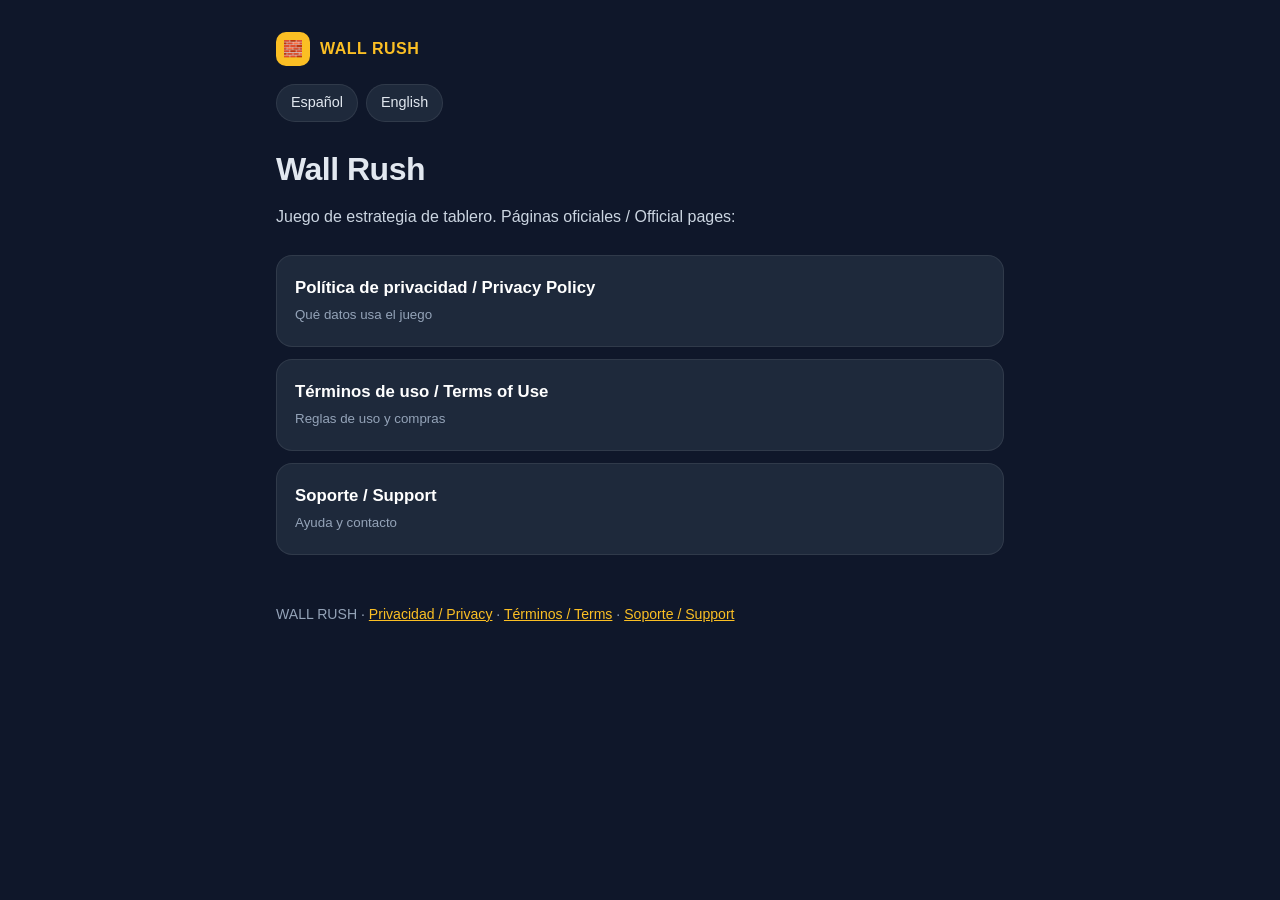
<file: index.html>
<!doctype html>
<html lang="es">
<head>
  <meta charset="utf-8">
  <meta name="viewport" content="width=device-width, initial-scale=1">
  <title>Wall Rush · Wall Rush</title>
  <meta name="description" content="Páginas legales y de soporte del juego Wall Rush.">
  <link rel="stylesheet" href="estilo.css">
</head>
<body>
<main>
  <header>
    <a class="marca" href="./"><span>🧱</span>WALL RUSH</a>
    <nav class="idiomas"><a href="#es">Español</a><a href="#en">English</a></nav>
  </header>

  <section>
    <h1>Wall Rush</h1>
    <p>Juego de estrategia de tablero. Páginas oficiales / Official pages:</p>
    <div class="tarjetas">
      <a href="privacidad.html"><strong>Política de privacidad / Privacy Policy</strong><small>Qué datos usa el juego</small></a>
      <a href="terminos.html"><strong>Términos de uso / Terms of Use</strong><small>Reglas de uso y compras</small></a>
      <a href="soporte.html"><strong>Soporte / Support</strong><small>Ayuda y contacto</small></a>
    </div>
  </section>

  <footer>WALL RUSH · <a href="privacidad.html">Privacidad / Privacy</a> · <a href="terminos.html">Términos / Terms</a> · <a href="soporte.html">Soporte / Support</a></footer>
</main>
</body>
</html>
</file>
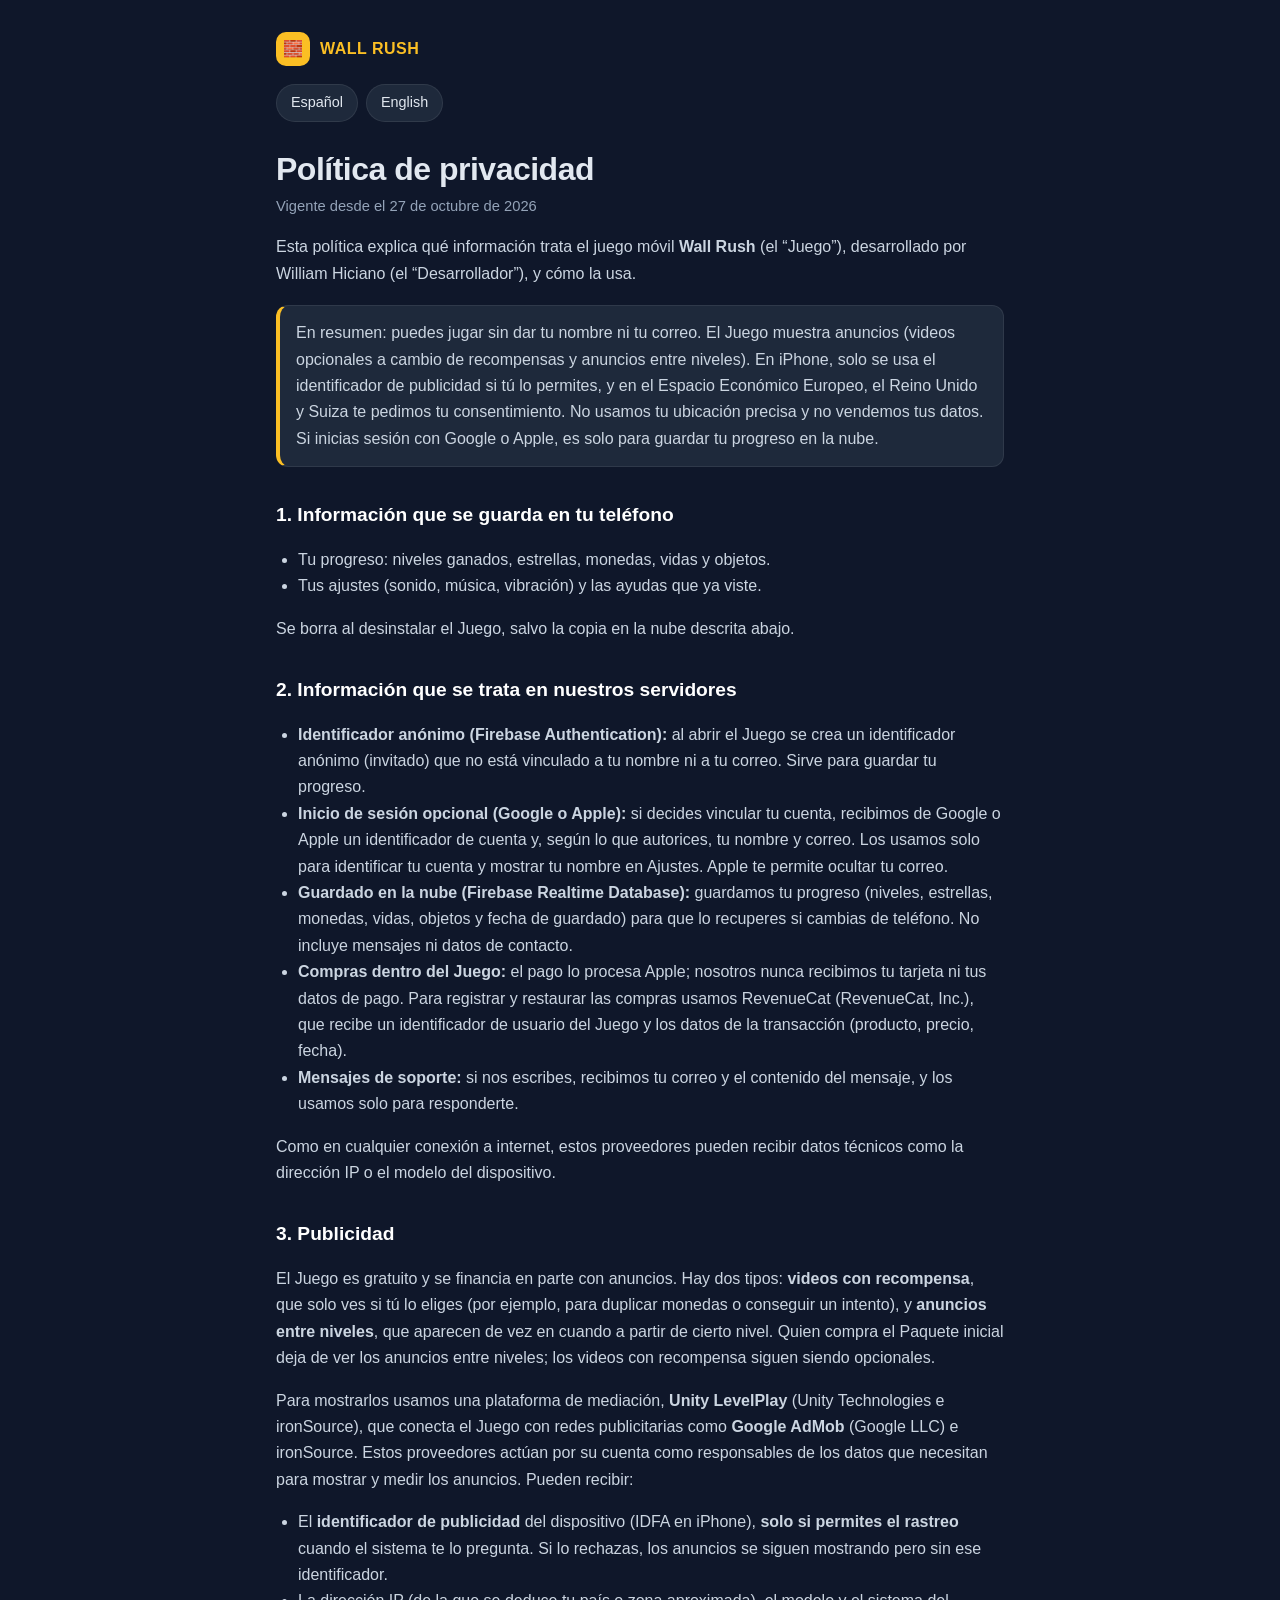
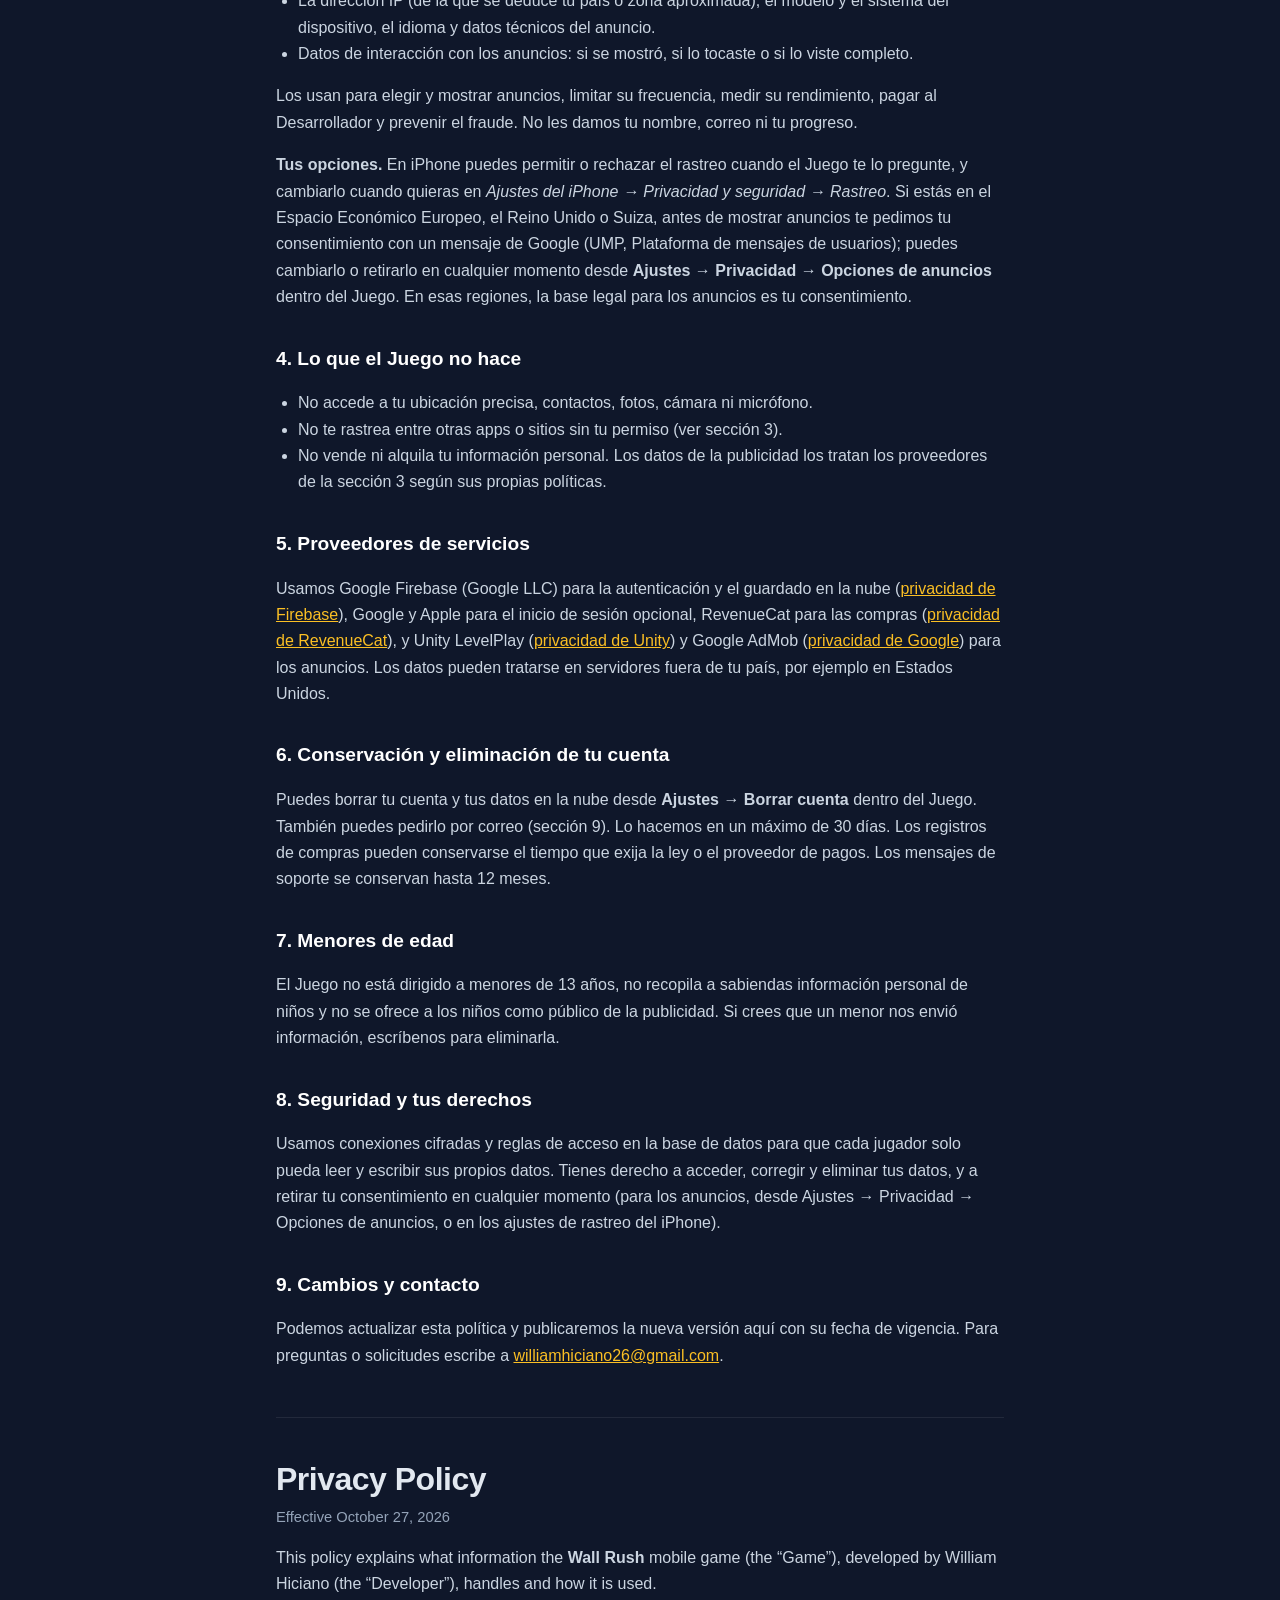
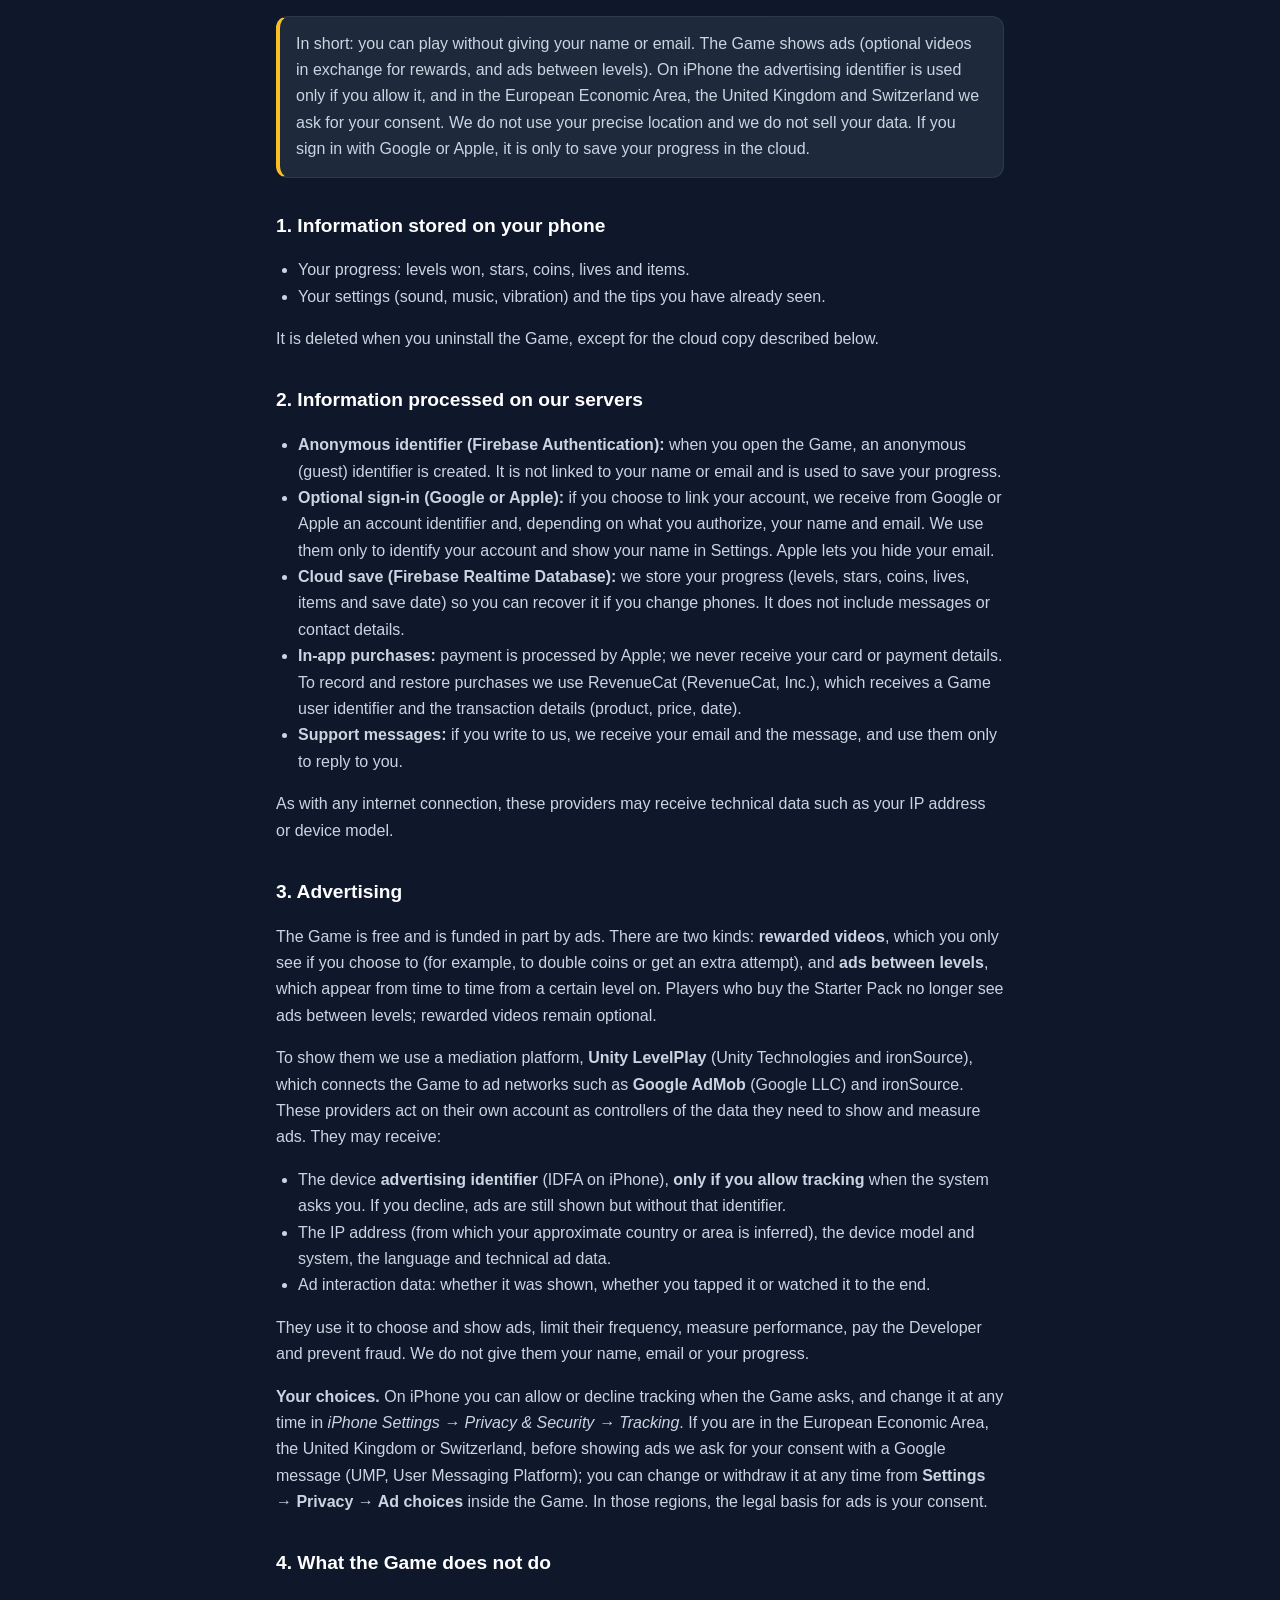
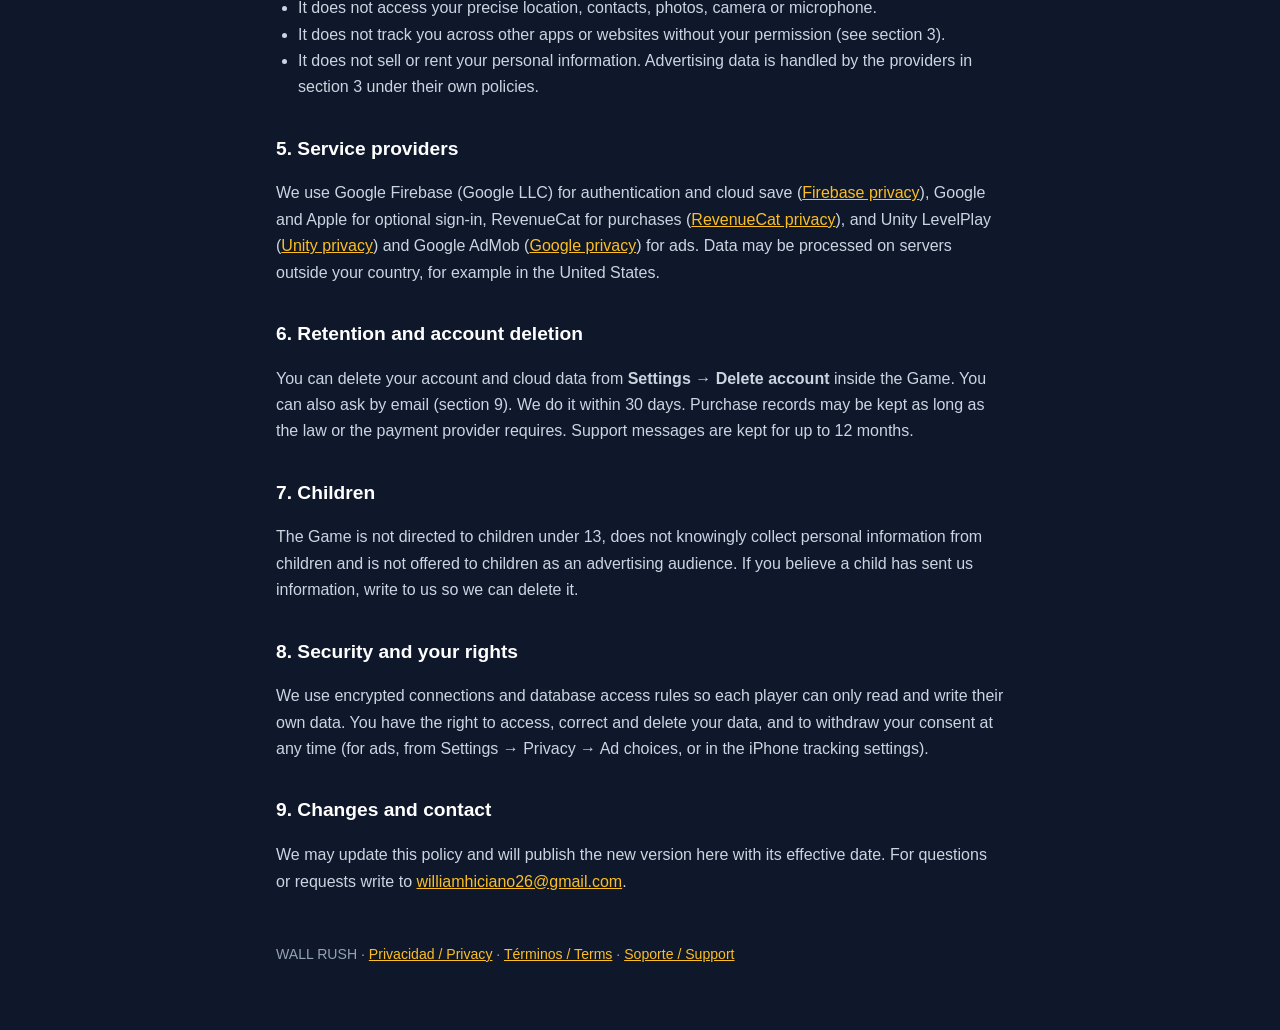
<file: privacidad.html>
<!doctype html>
<html lang="es">
<head>
  <meta charset="utf-8">
  <meta name="viewport" content="width=device-width, initial-scale=1">
  <title>Política de privacidad · Wall Rush</title>
  <meta name="description" content="Política de privacidad del juego Wall Rush.">
  <link rel="stylesheet" href="estilo.css">
</head>
<body>
<main>
  <header>
    <a class="marca" href="./"><span>🧱</span>WALL RUSH</a>
    <nav class="idiomas"><a href="#es">Español</a><a href="#en">English</a></nav>
  </header>

  <section id="es" lang="es">
    <h1>Política de privacidad</h1>
    <p class="fecha">Vigente desde el 27 de octubre de 2026</p>

    <p>Esta política explica qué información trata el juego móvil <strong>Wall Rush</strong> (el “Juego”), desarrollado por William Hiciano (el “Desarrollador”), y cómo la usa.</p>

    <div class="nota"><p>En resumen: puedes jugar sin dar tu nombre ni tu correo. El Juego muestra anuncios (videos opcionales a cambio de recompensas y anuncios entre niveles). En iPhone, solo se usa el identificador de publicidad si tú lo permites, y en el Espacio Económico Europeo, el Reino Unido y Suiza te pedimos tu consentimiento. No usamos tu ubicación precisa y no vendemos tus datos. Si inicias sesión con Google o Apple, es solo para guardar tu progreso en la nube.</p></div>

    <h2>1. Información que se guarda en tu teléfono</h2>
    <ul>
      <li>Tu progreso: niveles ganados, estrellas, monedas, vidas y objetos.</li>
      <li>Tus ajustes (sonido, música, vibración) y las ayudas que ya viste.</li>
    </ul>
    <p>Se borra al desinstalar el Juego, salvo la copia en la nube descrita abajo.</p>

    <h2>2. Información que se trata en nuestros servidores</h2>
    <ul>
      <li><strong>Identificador anónimo (Firebase Authentication):</strong> al abrir el Juego se crea un identificador anónimo (invitado) que no está vinculado a tu nombre ni a tu correo. Sirve para guardar tu progreso.</li>
      <li><strong>Inicio de sesión opcional (Google o Apple):</strong> si decides vincular tu cuenta, recibimos de Google o Apple un identificador de cuenta y, según lo que autorices, tu nombre y correo. Los usamos solo para identificar tu cuenta y mostrar tu nombre en Ajustes. Apple te permite ocultar tu correo.</li>
      <li><strong>Guardado en la nube (Firebase Realtime Database):</strong> guardamos tu progreso (niveles, estrellas, monedas, vidas, objetos y fecha de guardado) para que lo recuperes si cambias de teléfono. No incluye mensajes ni datos de contacto.</li>
      <li><strong>Compras dentro del Juego:</strong> el pago lo procesa Apple; nosotros nunca recibimos tu tarjeta ni tus datos de pago. Para registrar y restaurar las compras usamos RevenueCat (RevenueCat, Inc.), que recibe un identificador de usuario del Juego y los datos de la transacción (producto, precio, fecha).</li>
      <li><strong>Mensajes de soporte:</strong> si nos escribes, recibimos tu correo y el contenido del mensaje, y los usamos solo para responderte.</li>
    </ul>
    <p>Como en cualquier conexión a internet, estos proveedores pueden recibir datos técnicos como la dirección IP o el modelo del dispositivo.</p>

    <h2>3. Publicidad</h2>
    <p>El Juego es gratuito y se financia en parte con anuncios. Hay dos tipos: <strong>videos con recompensa</strong>, que solo ves si tú lo eliges (por ejemplo, para duplicar monedas o conseguir un intento), y <strong>anuncios entre niveles</strong>, que aparecen de vez en cuando a partir de cierto nivel. Quien compra el Paquete inicial deja de ver los anuncios entre niveles; los videos con recompensa siguen siendo opcionales.</p>
    <p>Para mostrarlos usamos una plataforma de mediación, <strong>Unity LevelPlay</strong> (Unity Technologies e ironSource), que conecta el Juego con redes publicitarias como <strong>Google AdMob</strong> (Google LLC) e ironSource. Estos proveedores actúan por su cuenta como responsables de los datos que necesitan para mostrar y medir los anuncios. Pueden recibir:</p>
    <ul>
      <li>El <strong>identificador de publicidad</strong> del dispositivo (IDFA en iPhone), <strong>solo si permites el rastreo</strong> cuando el sistema te lo pregunta. Si lo rechazas, los anuncios se siguen mostrando pero sin ese identificador.</li>
      <li>La dirección IP (de la que se deduce tu país o zona aproximada), el modelo y el sistema del dispositivo, el idioma y datos técnicos del anuncio.</li>
      <li>Datos de interacción con los anuncios: si se mostró, si lo tocaste o si lo viste completo.</li>
    </ul>
    <p>Los usan para elegir y mostrar anuncios, limitar su frecuencia, medir su rendimiento, pagar al Desarrollador y prevenir el fraude. No les damos tu nombre, correo ni tu progreso.</p>
    <p><strong>Tus opciones.</strong> En iPhone puedes permitir o rechazar el rastreo cuando el Juego te lo pregunte, y cambiarlo cuando quieras en <em>Ajustes del iPhone → Privacidad y seguridad → Rastreo</em>. Si estás en el Espacio Económico Europeo, el Reino Unido o Suiza, antes de mostrar anuncios te pedimos tu consentimiento con un mensaje de Google (UMP, Plataforma de mensajes de usuarios); puedes cambiarlo o retirarlo en cualquier momento desde <strong>Ajustes → Privacidad → Opciones de anuncios</strong> dentro del Juego. En esas regiones, la base legal para los anuncios es tu consentimiento.</p>

    <h2>4. Lo que el Juego no hace</h2>
    <ul>
      <li>No accede a tu ubicación precisa, contactos, fotos, cámara ni micrófono.</li>
      <li>No te rastrea entre otras apps o sitios sin tu permiso (ver sección 3).</li>
      <li>No vende ni alquila tu información personal. Los datos de la publicidad los tratan los proveedores de la sección 3 según sus propias políticas.</li>
    </ul>

    <h2>5. Proveedores de servicios</h2>
    <p>Usamos Google Firebase (Google LLC) para la autenticación y el guardado en la nube (<a href="https://firebase.google.com/support/privacy" target="_blank" rel="noopener">privacidad de Firebase</a>), Google y Apple para el inicio de sesión opcional, RevenueCat para las compras (<a href="https://www.revenuecat.com/privacy" target="_blank" rel="noopener">privacidad de RevenueCat</a>), y Unity LevelPlay (<a href="https://unity.com/legal/privacy-policy" target="_blank" rel="noopener">privacidad de Unity</a>) y Google AdMob (<a href="https://policies.google.com/privacy" target="_blank" rel="noopener">privacidad de Google</a>) para los anuncios. Los datos pueden tratarse en servidores fuera de tu país, por ejemplo en Estados Unidos.</p>

    <h2>6. Conservación y eliminación de tu cuenta</h2>
    <p>Puedes borrar tu cuenta y tus datos en la nube desde <strong>Ajustes → Borrar cuenta</strong> dentro del Juego. También puedes pedirlo por correo (sección 9). Lo hacemos en un máximo de 30 días. Los registros de compras pueden conservarse el tiempo que exija la ley o el proveedor de pagos. Los mensajes de soporte se conservan hasta 12 meses.</p>

    <h2>7. Menores de edad</h2>
    <p>El Juego no está dirigido a menores de 13 años, no recopila a sabiendas información personal de niños y no se ofrece a los niños como público de la publicidad. Si crees que un menor nos envió información, escríbenos para eliminarla.</p>

    <h2>8. Seguridad y tus derechos</h2>
    <p>Usamos conexiones cifradas y reglas de acceso en la base de datos para que cada jugador solo pueda leer y escribir sus propios datos. Tienes derecho a acceder, corregir y eliminar tus datos, y a retirar tu consentimiento en cualquier momento (para los anuncios, desde Ajustes → Privacidad → Opciones de anuncios, o en los ajustes de rastreo del iPhone).</p>

    <h2>9. Cambios y contacto</h2>
    <p>Podemos actualizar esta política y publicaremos la nueva versión aquí con su fecha de vigencia. Para preguntas o solicitudes escribe a <a href="mailto:williamhiciano26@gmail.com">williamhiciano26@gmail.com</a>.</p>
  </section>

  <section id="en" lang="en">
    <h1>Privacy Policy</h1>
    <p class="fecha">Effective October 27, 2026</p>

    <p>This policy explains what information the <strong>Wall Rush</strong> mobile game (the “Game”), developed by William Hiciano (the “Developer”), handles and how it is used.</p>

    <div class="nota"><p>In short: you can play without giving your name or email. The Game shows ads (optional videos in exchange for rewards, and ads between levels). On iPhone the advertising identifier is used only if you allow it, and in the European Economic Area, the United Kingdom and Switzerland we ask for your consent. We do not use your precise location and we do not sell your data. If you sign in with Google or Apple, it is only to save your progress in the cloud.</p></div>

    <h2>1. Information stored on your phone</h2>
    <ul>
      <li>Your progress: levels won, stars, coins, lives and items.</li>
      <li>Your settings (sound, music, vibration) and the tips you have already seen.</li>
    </ul>
    <p>It is deleted when you uninstall the Game, except for the cloud copy described below.</p>

    <h2>2. Information processed on our servers</h2>
    <ul>
      <li><strong>Anonymous identifier (Firebase Authentication):</strong> when you open the Game, an anonymous (guest) identifier is created. It is not linked to your name or email and is used to save your progress.</li>
      <li><strong>Optional sign-in (Google or Apple):</strong> if you choose to link your account, we receive from Google or Apple an account identifier and, depending on what you authorize, your name and email. We use them only to identify your account and show your name in Settings. Apple lets you hide your email.</li>
      <li><strong>Cloud save (Firebase Realtime Database):</strong> we store your progress (levels, stars, coins, lives, items and save date) so you can recover it if you change phones. It does not include messages or contact details.</li>
      <li><strong>In-app purchases:</strong> payment is processed by Apple; we never receive your card or payment details. To record and restore purchases we use RevenueCat (RevenueCat, Inc.), which receives a Game user identifier and the transaction details (product, price, date).</li>
      <li><strong>Support messages:</strong> if you write to us, we receive your email and the message, and use them only to reply to you.</li>
    </ul>
    <p>As with any internet connection, these providers may receive technical data such as your IP address or device model.</p>

    <h2>3. Advertising</h2>
    <p>The Game is free and is funded in part by ads. There are two kinds: <strong>rewarded videos</strong>, which you only see if you choose to (for example, to double coins or get an extra attempt), and <strong>ads between levels</strong>, which appear from time to time from a certain level on. Players who buy the Starter Pack no longer see ads between levels; rewarded videos remain optional.</p>
    <p>To show them we use a mediation platform, <strong>Unity LevelPlay</strong> (Unity Technologies and ironSource), which connects the Game to ad networks such as <strong>Google AdMob</strong> (Google LLC) and ironSource. These providers act on their own account as controllers of the data they need to show and measure ads. They may receive:</p>
    <ul>
      <li>The device <strong>advertising identifier</strong> (IDFA on iPhone), <strong>only if you allow tracking</strong> when the system asks you. If you decline, ads are still shown but without that identifier.</li>
      <li>The IP address (from which your approximate country or area is inferred), the device model and system, the language and technical ad data.</li>
      <li>Ad interaction data: whether it was shown, whether you tapped it or watched it to the end.</li>
    </ul>
    <p>They use it to choose and show ads, limit their frequency, measure performance, pay the Developer and prevent fraud. We do not give them your name, email or your progress.</p>
    <p><strong>Your choices.</strong> On iPhone you can allow or decline tracking when the Game asks, and change it at any time in <em>iPhone Settings → Privacy &amp; Security → Tracking</em>. If you are in the European Economic Area, the United Kingdom or Switzerland, before showing ads we ask for your consent with a Google message (UMP, User Messaging Platform); you can change or withdraw it at any time from <strong>Settings → Privacy → Ad choices</strong> inside the Game. In those regions, the legal basis for ads is your consent.</p>

    <h2>4. What the Game does not do</h2>
    <ul>
      <li>It does not access your precise location, contacts, photos, camera or microphone.</li>
      <li>It does not track you across other apps or websites without your permission (see section 3).</li>
      <li>It does not sell or rent your personal information. Advertising data is handled by the providers in section 3 under their own policies.</li>
    </ul>

    <h2>5. Service providers</h2>
    <p>We use Google Firebase (Google LLC) for authentication and cloud save (<a href="https://firebase.google.com/support/privacy" target="_blank" rel="noopener">Firebase privacy</a>), Google and Apple for optional sign-in, RevenueCat for purchases (<a href="https://www.revenuecat.com/privacy" target="_blank" rel="noopener">RevenueCat privacy</a>), and Unity LevelPlay (<a href="https://unity.com/legal/privacy-policy" target="_blank" rel="noopener">Unity privacy</a>) and Google AdMob (<a href="https://policies.google.com/privacy" target="_blank" rel="noopener">Google privacy</a>) for ads. Data may be processed on servers outside your country, for example in the United States.</p>

    <h2>6. Retention and account deletion</h2>
    <p>You can delete your account and cloud data from <strong>Settings → Delete account</strong> inside the Game. You can also ask by email (section 9). We do it within 30 days. Purchase records may be kept as long as the law or the payment provider requires. Support messages are kept for up to 12 months.</p>

    <h2>7. Children</h2>
    <p>The Game is not directed to children under 13, does not knowingly collect personal information from children and is not offered to children as an advertising audience. If you believe a child has sent us information, write to us so we can delete it.</p>

    <h2>8. Security and your rights</h2>
    <p>We use encrypted connections and database access rules so each player can only read and write their own data. You have the right to access, correct and delete your data, and to withdraw your consent at any time (for ads, from Settings → Privacy → Ad choices, or in the iPhone tracking settings).</p>

    <h2>9. Changes and contact</h2>
    <p>We may update this policy and will publish the new version here with its effective date. For questions or requests write to <a href="mailto:williamhiciano26@gmail.com">williamhiciano26@gmail.com</a>.</p>
  </section>

  <footer>WALL RUSH · <a href="privacidad.html">Privacidad / Privacy</a> · <a href="terminos.html">Términos / Terms</a> · <a href="soporte.html">Soporte / Support</a></footer>
</main>
</body>
</html>
</file>
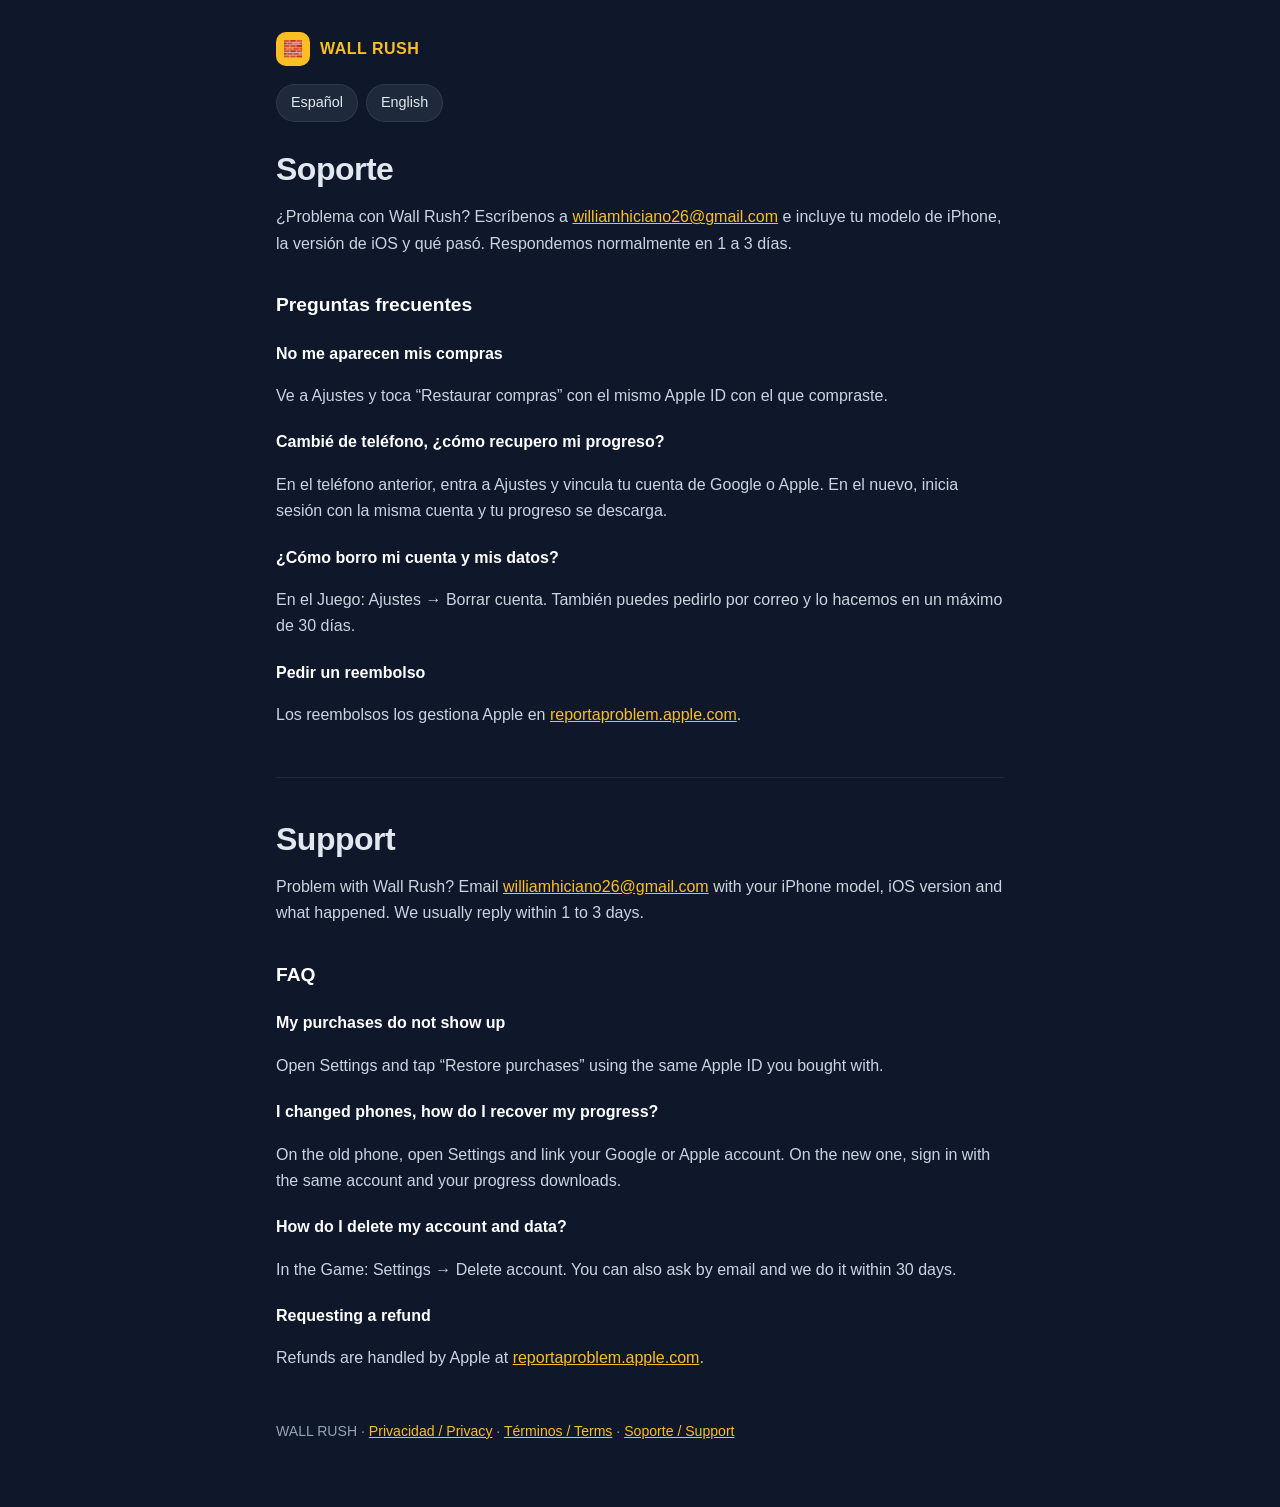
<file: soporte.html>
<!doctype html>
<html lang="es">
<head>
  <meta charset="utf-8">
  <meta name="viewport" content="width=device-width, initial-scale=1">
  <title>Soporte · Wall Rush</title>
  <meta name="description" content="Ayuda y contacto del juego Wall Rush.">
  <link rel="stylesheet" href="estilo.css">
</head>
<body>
<main>
  <header>
    <a class="marca" href="./"><span>🧱</span>WALL RUSH</a>
    <nav class="idiomas"><a href="#es">Español</a><a href="#en">English</a></nav>
  </header>

  <section id="es" lang="es">
    <h1>Soporte</h1>
    <p>¿Problema con Wall Rush? Escríbenos a <a href="mailto:williamhiciano26@gmail.com?subject=Soporte%20Wall%20Rush">williamhiciano26@gmail.com</a> e incluye tu modelo de iPhone, la versión de iOS y qué pasó. Respondemos normalmente en 1 a 3 días.</p>

    <h2>Preguntas frecuentes</h2>
    <h3>No me aparecen mis compras</h3>
    <p>Ve a Ajustes y toca “Restaurar compras” con el mismo Apple ID con el que compraste.</p>
    <h3>Cambié de teléfono, ¿cómo recupero mi progreso?</h3>
    <p>En el teléfono anterior, entra a Ajustes y vincula tu cuenta de Google o Apple. En el nuevo, inicia sesión con la misma cuenta y tu progreso se descarga.</p>
    <h3>¿Cómo borro mi cuenta y mis datos?</h3>
    <p>En el Juego: Ajustes → Borrar cuenta. También puedes pedirlo por correo y lo hacemos en un máximo de 30 días.</p>
    <h3>Pedir un reembolso</h3>
    <p>Los reembolsos los gestiona Apple en <a href="https://reportaproblem.apple.com" target="_blank" rel="noopener">reportaproblem.apple.com</a>.</p>
  </section>

  <section id="en" lang="en">
    <h1>Support</h1>
    <p>Problem with Wall Rush? Email <a href="mailto:williamhiciano26@gmail.com?subject=Wall%20Rush%20Support">williamhiciano26@gmail.com</a> with your iPhone model, iOS version and what happened. We usually reply within 1 to 3 days.</p>

    <h2>FAQ</h2>
    <h3>My purchases do not show up</h3>
    <p>Open Settings and tap “Restore purchases” using the same Apple ID you bought with.</p>
    <h3>I changed phones, how do I recover my progress?</h3>
    <p>On the old phone, open Settings and link your Google or Apple account. On the new one, sign in with the same account and your progress downloads.</p>
    <h3>How do I delete my account and data?</h3>
    <p>In the Game: Settings → Delete account. You can also ask by email and we do it within 30 days.</p>
    <h3>Requesting a refund</h3>
    <p>Refunds are handled by Apple at <a href="https://reportaproblem.apple.com" target="_blank" rel="noopener">reportaproblem.apple.com</a>.</p>
  </section>

  <footer>WALL RUSH · <a href="privacidad.html">Privacidad / Privacy</a> · <a href="terminos.html">Términos / Terms</a> · <a href="soporte.html">Soporte / Support</a></footer>
</main>
</body>
</html>
</file>
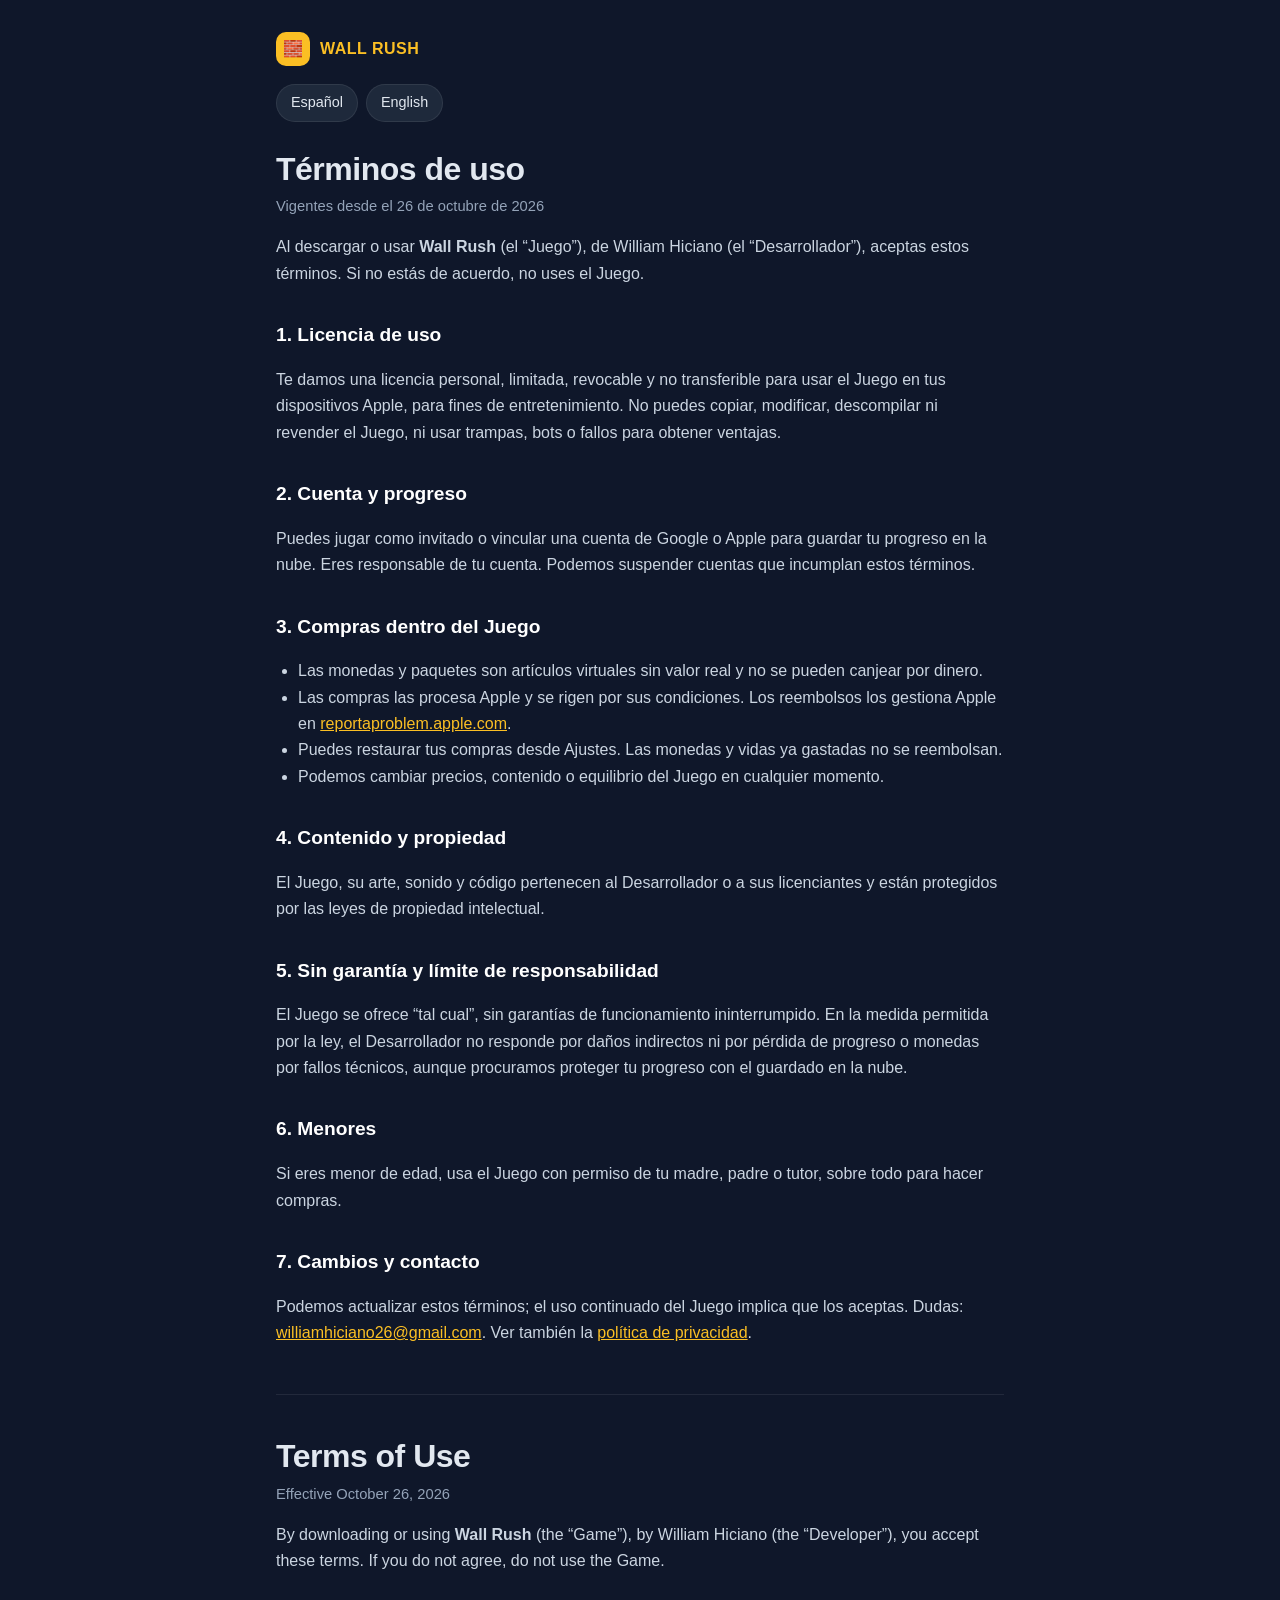
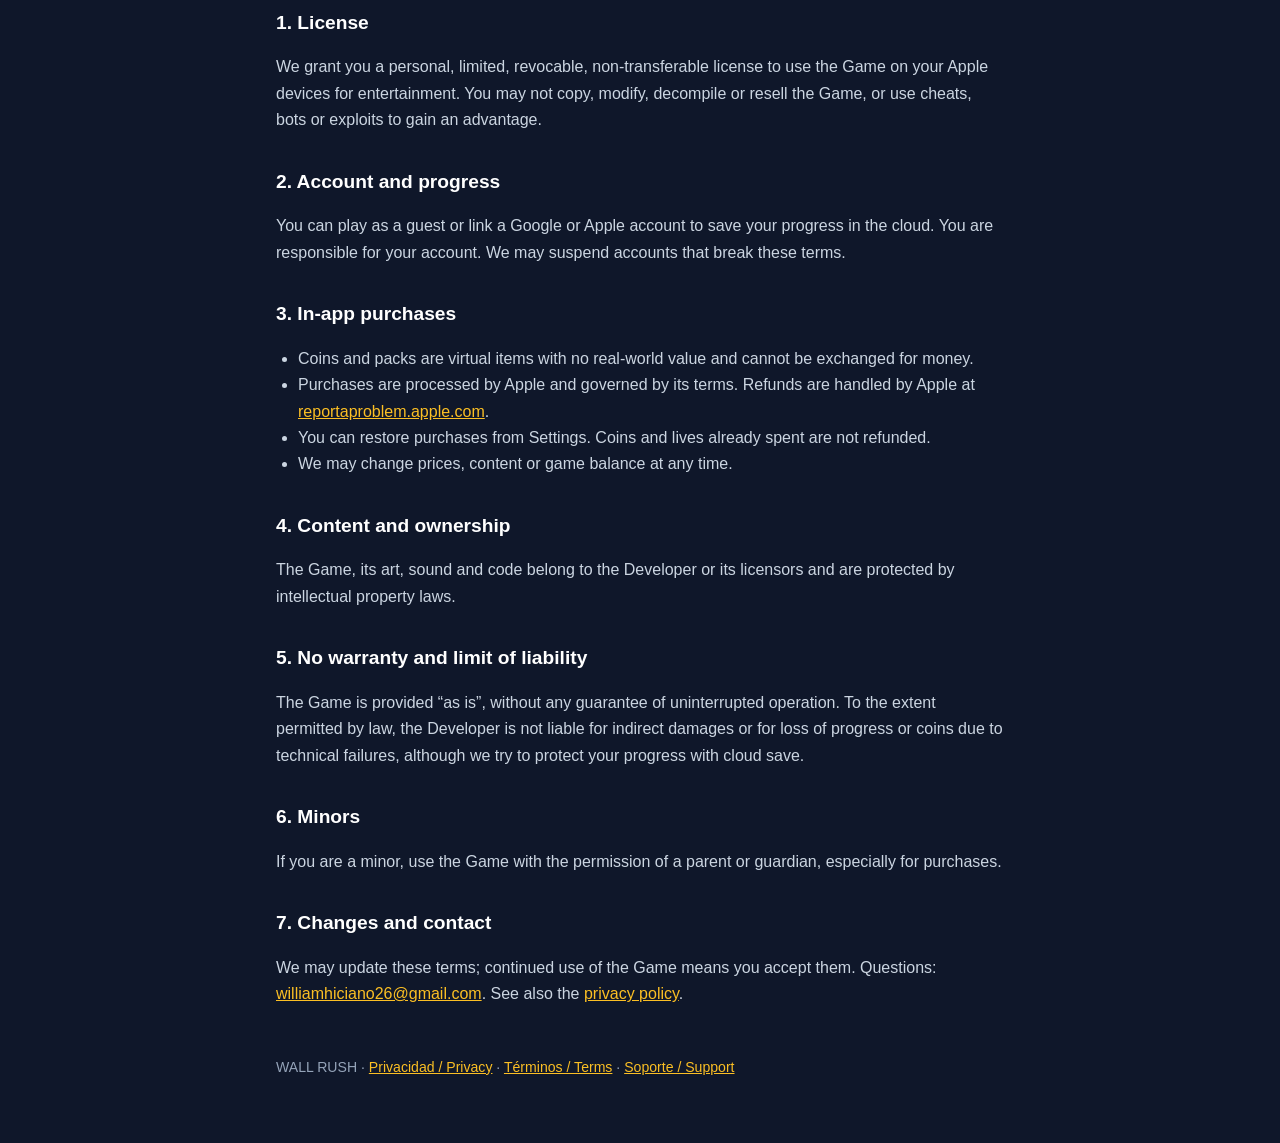
<file: terminos.html>
<!doctype html>
<html lang="es">
<head>
  <meta charset="utf-8">
  <meta name="viewport" content="width=device-width, initial-scale=1">
  <title>Términos de uso · Wall Rush</title>
  <meta name="description" content="Términos de uso del juego Wall Rush.">
  <link rel="stylesheet" href="estilo.css">
</head>
<body>
<main>
  <header>
    <a class="marca" href="./"><span>🧱</span>WALL RUSH</a>
    <nav class="idiomas"><a href="#es">Español</a><a href="#en">English</a></nav>
  </header>

  <section id="es" lang="es">
    <h1>Términos de uso</h1>
    <p class="fecha">Vigentes desde el 26 de octubre de 2026</p>

    <p>Al descargar o usar <strong>Wall Rush</strong> (el “Juego”), de William Hiciano (el “Desarrollador”), aceptas estos términos. Si no estás de acuerdo, no uses el Juego.</p>

    <h2>1. Licencia de uso</h2>
    <p>Te damos una licencia personal, limitada, revocable y no transferible para usar el Juego en tus dispositivos Apple, para fines de entretenimiento. No puedes copiar, modificar, descompilar ni revender el Juego, ni usar trampas, bots o fallos para obtener ventajas.</p>

    <h2>2. Cuenta y progreso</h2>
    <p>Puedes jugar como invitado o vincular una cuenta de Google o Apple para guardar tu progreso en la nube. Eres responsable de tu cuenta. Podemos suspender cuentas que incumplan estos términos.</p>

    <h2>3. Compras dentro del Juego</h2>
    <ul>
      <li>Las monedas y paquetes son artículos virtuales sin valor real y no se pueden canjear por dinero.</li>
      <li>Las compras las procesa Apple y se rigen por sus condiciones. Los reembolsos los gestiona Apple en <a href="https://reportaproblem.apple.com" target="_blank" rel="noopener">reportaproblem.apple.com</a>.</li>
      <li>Puedes restaurar tus compras desde Ajustes. Las monedas y vidas ya gastadas no se reembolsan.</li>
      <li>Podemos cambiar precios, contenido o equilibrio del Juego en cualquier momento.</li>
    </ul>

    <h2>4. Contenido y propiedad</h2>
    <p>El Juego, su arte, sonido y código pertenecen al Desarrollador o a sus licenciantes y están protegidos por las leyes de propiedad intelectual.</p>

    <h2>5. Sin garantía y límite de responsabilidad</h2>
    <p>El Juego se ofrece “tal cual”, sin garantías de funcionamiento ininterrumpido. En la medida permitida por la ley, el Desarrollador no responde por daños indirectos ni por pérdida de progreso o monedas por fallos técnicos, aunque procuramos proteger tu progreso con el guardado en la nube.</p>

    <h2>6. Menores</h2>
    <p>Si eres menor de edad, usa el Juego con permiso de tu madre, padre o tutor, sobre todo para hacer compras.</p>

    <h2>7. Cambios y contacto</h2>
    <p>Podemos actualizar estos términos; el uso continuado del Juego implica que los aceptas. Dudas: <a href="mailto:williamhiciano26@gmail.com">williamhiciano26@gmail.com</a>. Ver también la <a href="privacidad.html">política de privacidad</a>.</p>
  </section>

  <section id="en" lang="en">
    <h1>Terms of Use</h1>
    <p class="fecha">Effective October 26, 2026</p>

    <p>By downloading or using <strong>Wall Rush</strong> (the “Game”), by William Hiciano (the “Developer”), you accept these terms. If you do not agree, do not use the Game.</p>

    <h2>1. License</h2>
    <p>We grant you a personal, limited, revocable, non-transferable license to use the Game on your Apple devices for entertainment. You may not copy, modify, decompile or resell the Game, or use cheats, bots or exploits to gain an advantage.</p>

    <h2>2. Account and progress</h2>
    <p>You can play as a guest or link a Google or Apple account to save your progress in the cloud. You are responsible for your account. We may suspend accounts that break these terms.</p>

    <h2>3. In-app purchases</h2>
    <ul>
      <li>Coins and packs are virtual items with no real-world value and cannot be exchanged for money.</li>
      <li>Purchases are processed by Apple and governed by its terms. Refunds are handled by Apple at <a href="https://reportaproblem.apple.com" target="_blank" rel="noopener">reportaproblem.apple.com</a>.</li>
      <li>You can restore purchases from Settings. Coins and lives already spent are not refunded.</li>
      <li>We may change prices, content or game balance at any time.</li>
    </ul>

    <h2>4. Content and ownership</h2>
    <p>The Game, its art, sound and code belong to the Developer or its licensors and are protected by intellectual property laws.</p>

    <h2>5. No warranty and limit of liability</h2>
    <p>The Game is provided “as is”, without any guarantee of uninterrupted operation. To the extent permitted by law, the Developer is not liable for indirect damages or for loss of progress or coins due to technical failures, although we try to protect your progress with cloud save.</p>

    <h2>6. Minors</h2>
    <p>If you are a minor, use the Game with the permission of a parent or guardian, especially for purchases.</p>

    <h2>7. Changes and contact</h2>
    <p>We may update these terms; continued use of the Game means you accept them. Questions: <a href="mailto:williamhiciano26@gmail.com">williamhiciano26@gmail.com</a>. See also the <a href="privacidad.html">privacy policy</a>.</p>
  </section>

  <footer>WALL RUSH · <a href="privacidad.html">Privacidad / Privacy</a> · <a href="terminos.html">Términos / Terms</a> · <a href="soporte.html">Soporte / Support</a></footer>
</main>
</body>
</html>
</file>
<file: estilo.css>
:root {
  --fondo: #0F172A;
  --tarjeta: #1E293B;
  --texto: #E2E8F0;
  --suave: #94A3B8;
  --ambar: #FBBF24;
  --borde: rgba(255, 255, 255, 0.08);
}
* { box-sizing: border-box; }
html { scroll-behavior: smooth; }
body {
  margin: 0;
  background: var(--fondo);
  color: var(--texto);
  font-family: -apple-system, BlinkMacSystemFont, "Segoe UI", Roboto, "Helvetica Neue", Arial, sans-serif;
  line-height: 1.65;
  font-size: 16px;
}
main { max-width: 760px; margin: 0 auto; padding: 32px 16px 64px; }
header { margin-bottom: 28px; }
.marca { display: inline-flex; align-items: center; gap: 10px; color: var(--ambar); font-weight: 800; letter-spacing: 0.5px; text-decoration: none; }
.marca span { display: grid; place-items: center; width: 34px; height: 34px; border-radius: 10px; background: var(--ambar); color: var(--fondo); }
h1 { font-size: 2rem; line-height: 1.2; margin: 18px 0 6px; letter-spacing: -0.5px; }
h2 { font-size: 1.2rem; margin: 32px 0 8px; color: #fff; }
h3 { font-size: 1rem; margin: 20px 0 6px; color: #fff; }
p, li { color: #CBD5E1; }
a { color: var(--ambar); }
ul { padding-left: 22px; }
.fecha { color: var(--suave); font-size: 0.92rem; margin: 0; }
.idiomas { display: flex; gap: 8px; margin: 18px 0 8px; }
.idiomas a { padding: 6px 14px; border-radius: 999px; border: 1px solid var(--borde); color: var(--texto); text-decoration: none; font-size: 0.9rem; background: var(--tarjeta); }
.idiomas a:hover { border-color: var(--ambar); }
.nota { background: var(--tarjeta); border: 1px solid var(--borde); border-left: 4px solid var(--ambar); border-radius: 12px; padding: 14px 16px; margin: 18px 0; }
.nota p { margin: 0; }
section + section { border-top: 1px solid var(--borde); margin-top: 48px; padding-top: 24px; }
.tarjetas { display: grid; gap: 12px; margin-top: 24px; }
.tarjetas a { display: block; padding: 18px; border-radius: 16px; background: var(--tarjeta); border: 1px solid var(--borde); text-decoration: none; color: var(--texto); }
.tarjetas a:hover, .tarjetas button:hover { border-color: var(--ambar); }
.tarjetas button { display: block; width: 100%; text-align: left; font: inherit; cursor: pointer; padding: 18px; border-radius: 16px; background: var(--tarjeta); border: 1px solid var(--borde); color: var(--texto); }
.tarjetas strong { display: block; font-size: 1.05rem; color: #fff; }
.tarjetas small { color: var(--suave); }
footer { margin-top: 48px; color: var(--suave); font-size: 0.88rem; }
</file>
